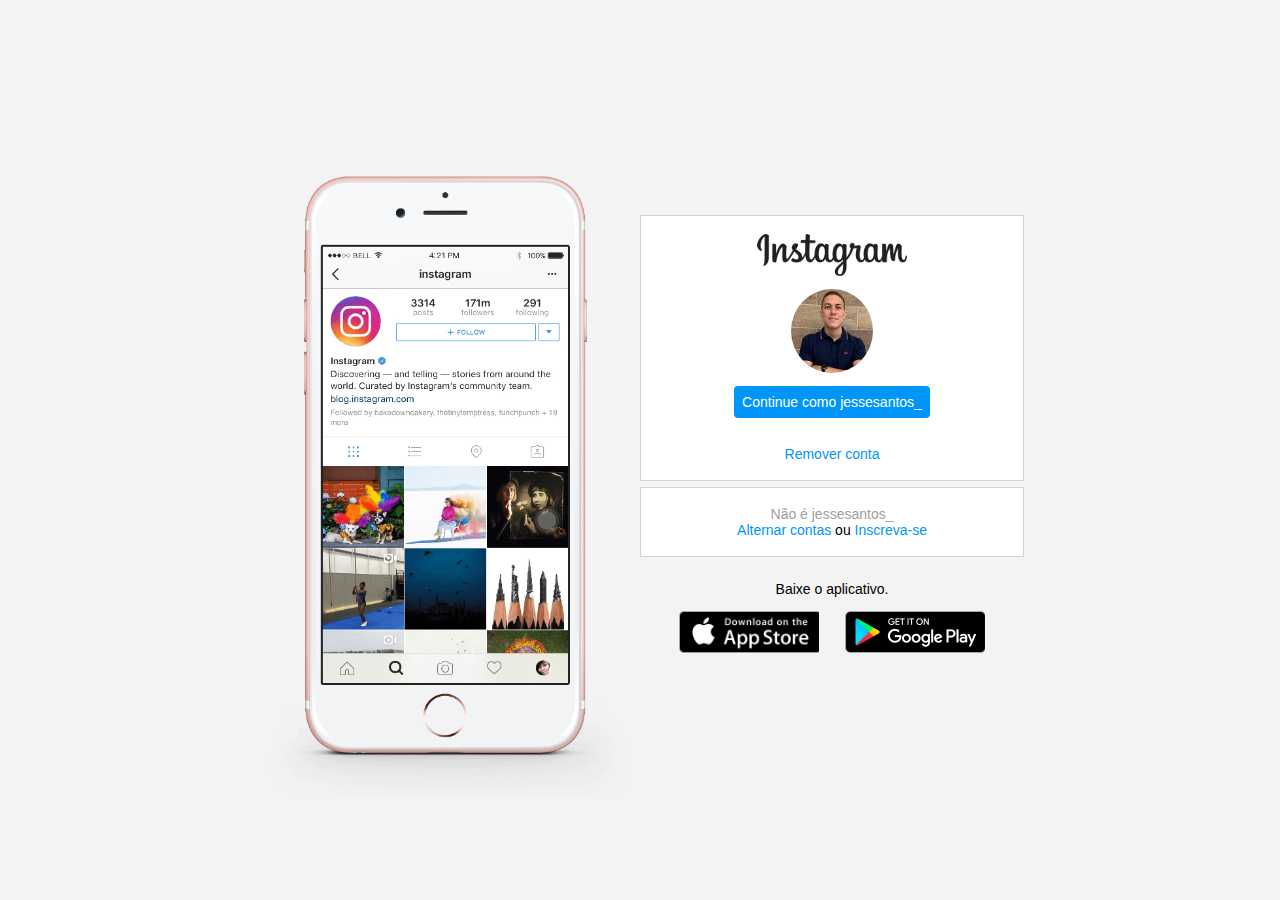
<file: project_instagram_home_page/index.html>
<!DOCTYPE html>
<html lang="en">
<head>
    <meta charset="UTF-8">
    <meta http-equiv="X-UA-Compatible" content="IE=edge">
    <meta name="viewport" content="width=device-width, initial-scale=1.0">
    <link rel="stylesheet" href="style.css">
    <title>Instagram</title>
</head>
<body>
    <div class="instagram-wrapper">

        <div class="instagram-phone">
            <img src="./img/instagram-celular.png" alt="Celular">
        </div>

        <div class="instagram-continue">
            <div class="group">
                <img src="./img/instagram-logo.png" class="instagram-logo" alt="Logo do Instagram">
                <div class="profile-photo">
                    <img src="./img/perfil-instagram.jpeg" alt="Foto do perfil">
                </div>
                <a href="#" class="instagram-login">Continue como jessesantos_</a>
                <a href="#" class="instagram-logout">Remover conta</a>
            </div>
            <div class="group">
                <p class="not-account">Não é jessesantos_</p>
                <p class="not-account-bt">
                    <span class="link-blue">Alternar contas</span>
                    ou
                    <span class="link-blue">Inscreva-se</span>
                </p>
            </div>
            <div class="get-the-app">
                <p class="get-app">Baixe o aplicativo.</p>
                <div class="download">
                    <a href="#" class="app-download"></a>
                    <a href="#" class="app-download"></a>
                </div>
            </div>
        </div>
    </div>
</body>
</html>
</file>
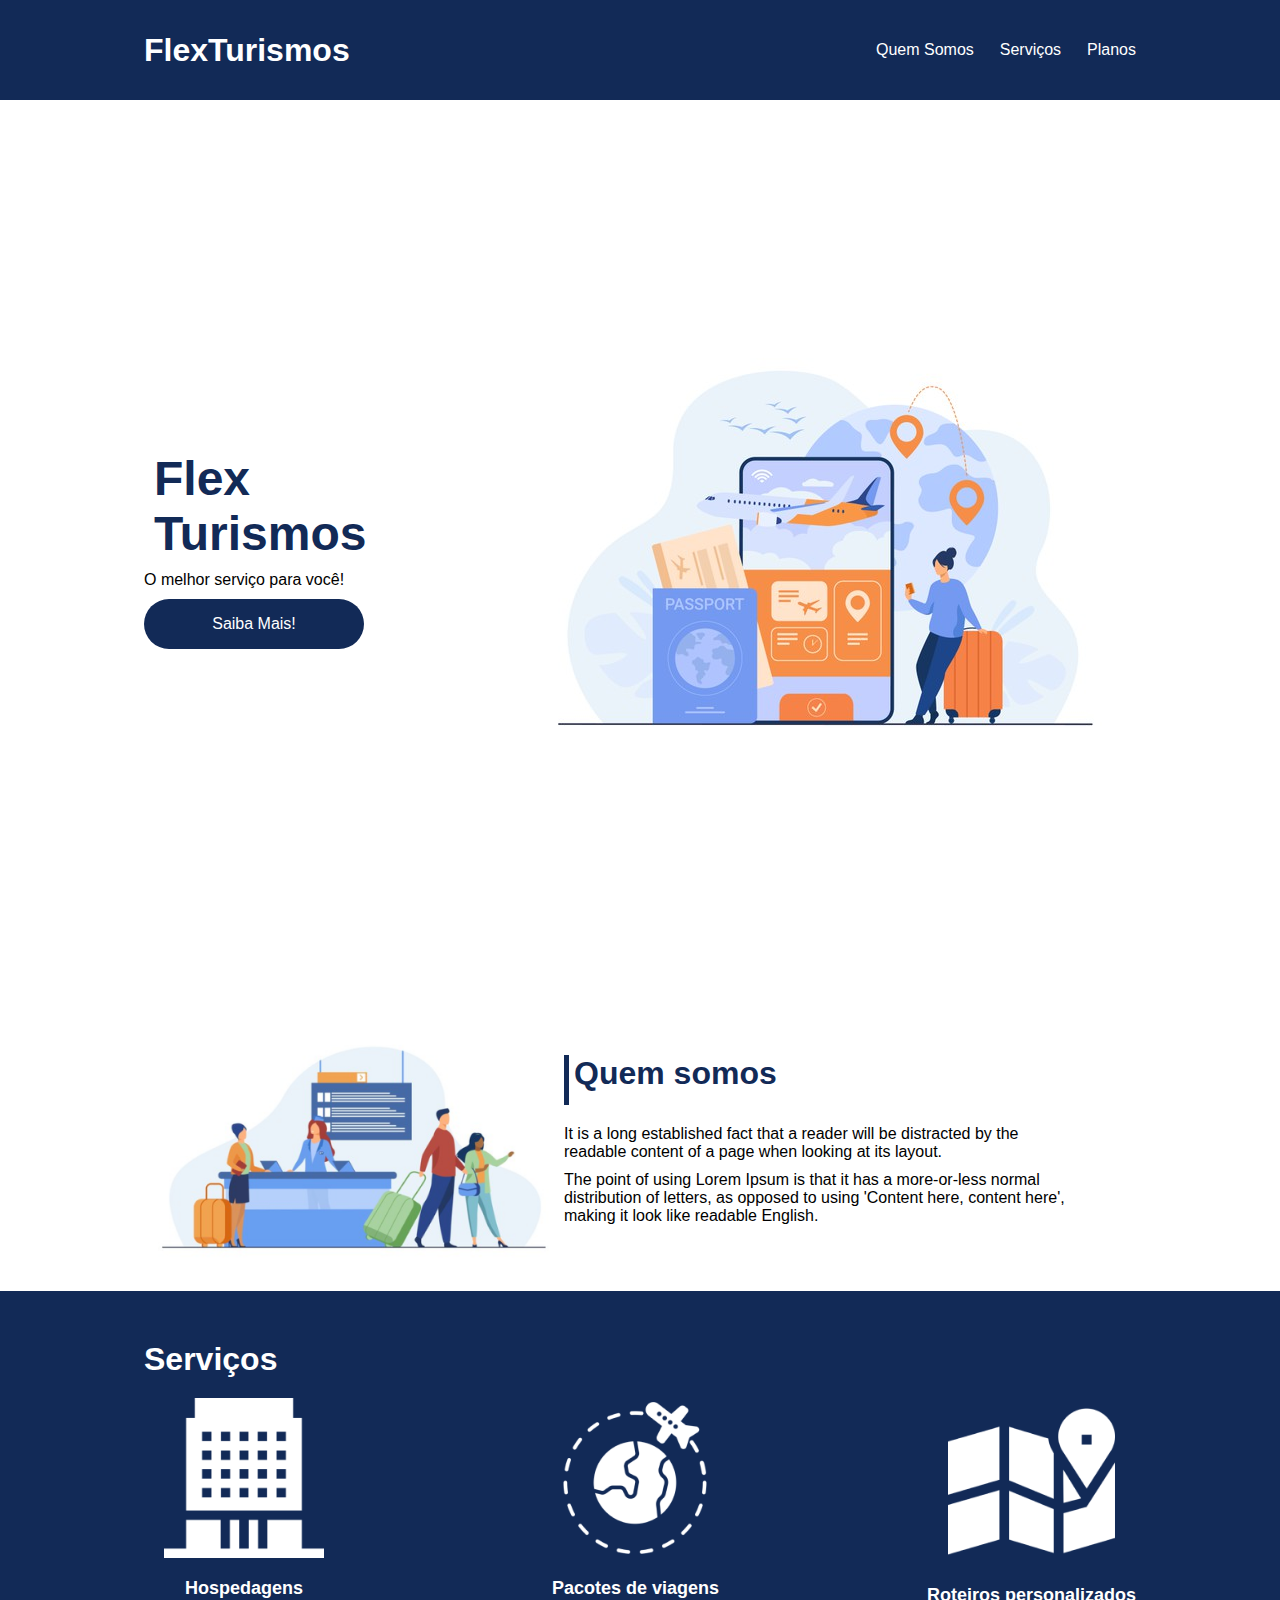
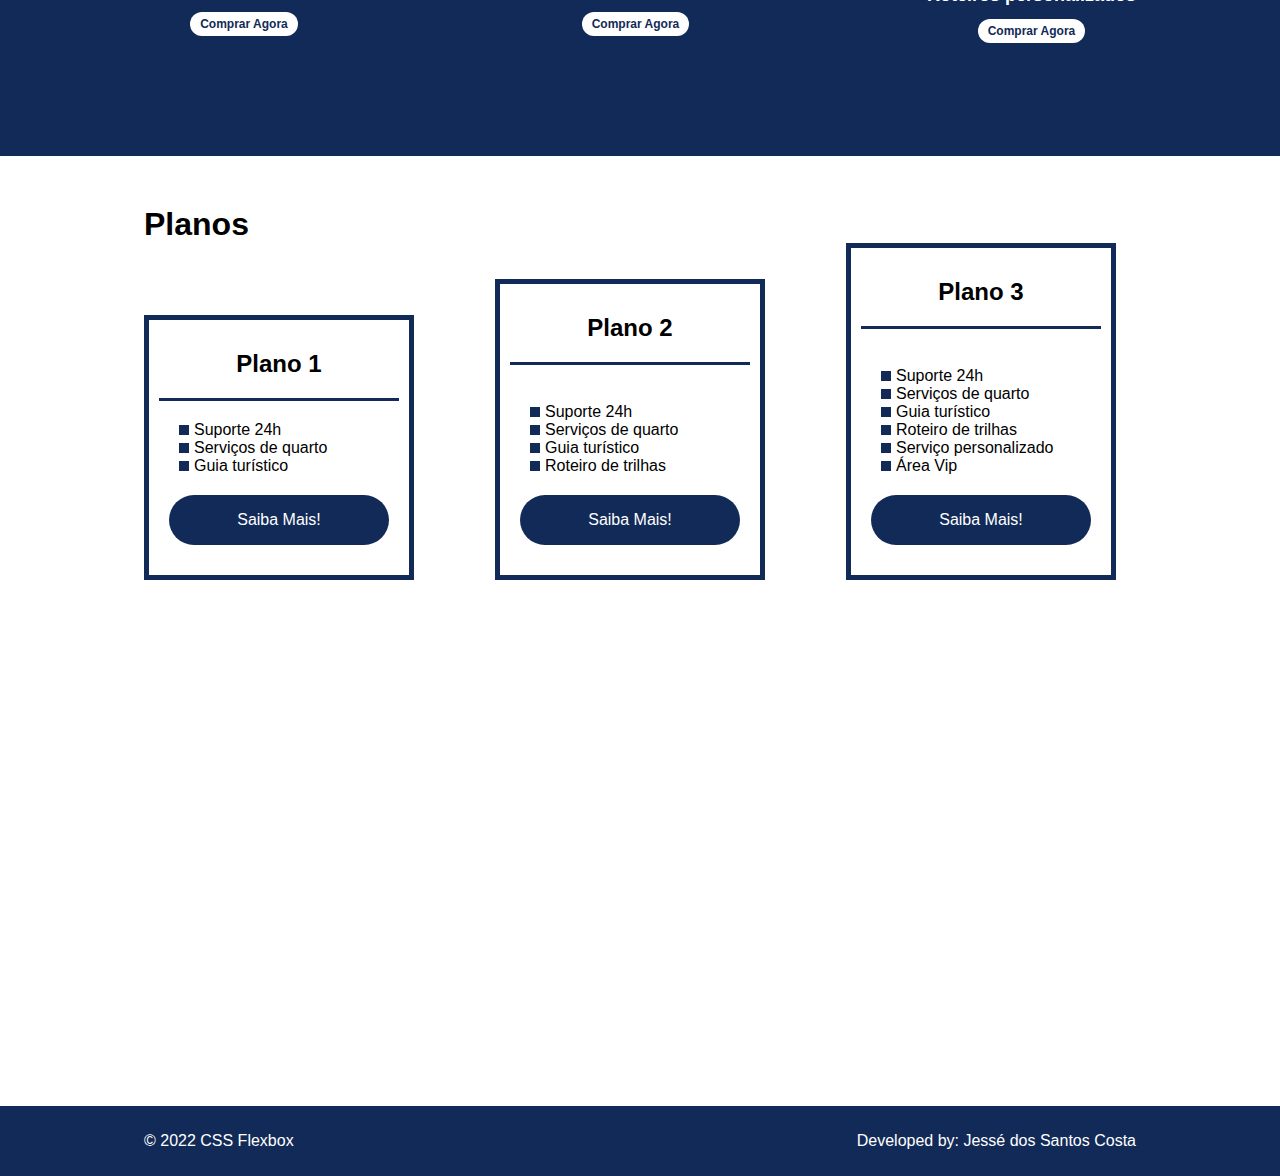
<file: project_flexbox_viajens/flex-projeto/index.html>
<!DOCTYPE html>
<html lang="pt-br">
<head>
    <meta charset="UTF-8">
    <meta name="viewport" content="width=device-width, initial-scale=1.0">
    <title>Flex Turismos</title>
    <link rel="stylesheet" href="./style.css">
</head>
<body>
    <header>
        <div class="flex-container menu">
            <div><h1>FlexTurismos</h1></div>
            <ul class="list-items">
                <li><a href="#quem-somos">Quem Somos</a></li>
                <li><a href="#servicos">Serviços</a></li>
                <li><a href="#planos">Planos</a></li>
            </ul>
        </div>
    </header>

    <div class="flex-container apresentacao">
        <div class="texto-apresentacao">
            <h1>Flex <br>Turismos</h1>
            <p>O melhor serviço para você!</p>
            <a href="" class="btn">Saiba Mais!</a>
        </div>

        <div>
            <div><img src="./images/0-main.png" alt="banner de apresentação"></div>
        </div>
    </div>

    <div class="flex-container" id="quem-somos"> 

        <div>
            <h2>Quem somos</h2>
            <p>It is a long established fact that a reader will be distracted by the readable content of a page when looking at its layout. </p>
            <p>The point of using Lorem Ipsum is that it has a more-or-less normal distribution of letters, as opposed to using 'Content here, content here', making it look like readable English.</p>
        </div>

        <div>
            <img src="./images/1-quem-somos.png" alt="balcão de atendimento">
        </div>

    </div>

    <div class="container-externo">
        <div class="flex-container" id="servicos">
            <div>
                <h2>Serviços</h2>
            </div>

            <div class="list-servicos">
                <div class="item-servicos">
                    <div><img src="./images/icon-2.png" alt="hospedagens"></div>
                    <p>Hospedagens</p>
                    <a href="#">Comprar Agora</a>
                </div>

                <div class="item-servicos">
                    <div><img src="./images/icon-1.png" alt="pacote de viagens"></div>
                    <p>Pacotes de viagens</p>
                    <a href="#">Comprar Agora</a>
                </div>

                <div class="item-servicos">
                    <div><img src="./images/icon-3.png" alt="roteiros personalizados"></div>
                    <p>Roteiros personalizados</p>
                    <a href="#">Comprar Agora</a>
                </div>

            </div>
        </div>
    </div>

    <div class="flex-container" id="planos">

        <div><h2>Planos</h2></div>

        <div class="list-planos">

            <div class="item-plano">
                <h3>Plano 1</h3>
                <ul>
                    <li>Suporte 24h</li>
                    <li>Serviços de quarto</li>
                    <li>Guia turístico</li>
                </ul>
                <a href="#" class="btn">Saiba Mais!</a>
            </div>
    
            <div class="item-plano">
                <h3>Plano 2</h3>
                <br>
                <ul>
                    <li>Suporte 24h</li>
                    <li>Serviços de quarto</li>
                    <li>Guia turístico</li>
                    <li>Roteiro de trilhas</li>
                </ul>
                <a href="#" class="btn">Saiba Mais!</a>
            </div>
    
            <div class="item-plano">
                <h3>Plano 3</h3>
                <br>
                <ul>
                    <li>Suporte 24h</li>
                    <li>Serviços de quarto</li>
                    <li>Guia turístico</li>
                    <li>Roteiro de trilhas</li>
                    <li>Serviço personalizado</li>
                    <li>Área Vip</li>
                </ul>
                <a href="#" class="btn">Saiba Mais!</a>
            </div>
    
        </div>

    </div>

    <footer>
        <div class="flex-container footer">
            <p>&copy; 2022 CSS Flexbox </p>
            <p>Developed by: Jessé dos Santos Costa</p>
        </div>
    </footer>
</body>
</html>
</file>
<file: project_instagram_home_page/style.css>
*{
    padding: 0;
    margin: 0;
    box-sizing: border-box;
    text-decoration: none;
    font-family: sans-serif;
    font-size: 14px;
}
body{
    width: 100%;
    min-height: 100vh;
    background-color: rgb(243, 243, 243);
    margin: 0;
    padding: 0;
    display: flex;
    justify-content: center;
}

.instagram-wrapper{
    display: flex;
    align-items: center;
    justify-content: start;
    width: 60%;
    height: 100vh;
}

.instagram-phone{
    display: flex;
    align-items: center;
    justify-content: center;
    width: 50%;
}

.instagram-phone img{
    height: 50rem;
}

.instagram-continue{
    display: flex;
    align-items: center; /** horizontal **/
    justify-content: space-around; /** vertical **/
    flex-direction: column;
    width: 50%;
    min-height: 34rem;
}

.group{
    display: flex;
    justify-content: space-between;
    align-items: center;
    flex-direction: column;
    background-color: #ffffff;
    width: 100%;
    padding: 1.3rem 0;
    border: 1px solid lightgray;
}

.group:nth-child(1){
    min-height: 19rem;
}
.instagram-logo{
    height: 3rem;
}

.profile-photo{
    display: flex;
    justify-content: center;
    align-items: center;
    border-radius: 50%;
    overflow: hidden;
}

.profile-photo img{
    height: 6rem;
}

.instagram-login{
    background-color: #0095f6;
    color: #ffffff;
    padding: 8px;
    border-radius: 4px;
}

.instagram-logout {
    color: #0095f6;
    margin-top: 1rem;
}

.not-account{
    color: rgb(160, 160, 160);
}

.link-blue{
    color: #0095f6;
}

.get-the-app{
    display: flex;
    flex-direction: column;
    align-items: center;
    justify-content: center;
    width: 100%;
    padding: 1.3rem 0;
}

.download{
    display: flex;
    width: 100%;
    justify-content: space-evenly;
    align-items: center;
    padding: 1rem;
}

.app-download{
    height: 3rem;
    width: 10rem;
    background-size: cover;
}

.app-download:nth-child(1){
    background-image: url(./img/apple-button.png);
}

.app-download:nth-child(2){
    background-image: url(./img/googleplay-button.png);
}

/* media queries */

@media (max-width: 1024px){
    .instagram-wrapper{
        width: 90%;
    }
}

@media (max-width: 650px) {
    body{
        background-color: black;
    }

    .instagram-wrapper{
        width: 90%;
    }

    .instagram-phone{
        display: none;
    }

    .instagram-continue{
        width: 100%;
    }
    .group{
        border: 1px solid transparent;
    }
    .get-app{
        color: #ffffff;
    }
}
</file>
<file: project_flexbox_viajens/flex-projeto/style.css>
*{
    margin: 0;
    padding: 0;
    font-family: 'Open Sans', sans-serif;
}

ul{
    list-style: none;
    margin: 0;
    padding: 0;
}
ul li a{
    text-decoration: none;
}

div img{
    display: block;
    width: 100%;
}

.flex-container{
    display: flex;
    max-width: 992px;
    margin: auto;
    width: 100%;
    min-width: 320px;

}

header{
    background-color: #122A57;
    height: 100px;
    display: flex;
    align-items: center;
    color: #fff;
}

header .list-items{
    display: flex;
    max-width: 260px;
    width: 100%;
    justify-content: space-between;
    align-items: center;
}

.list-items li a{
    color: #fff;
}

header .menu{
    justify-content: space-between;
}

.apresentacao{
    height: 100vh;
    align-items: center;
    justify-content: space-between;
}

.apresentacao .texto-apresentacao{
    min-height: 200px;

}

.texto-apresentacao h1{
    color: #122A57;
    font-size: 48px;
    margin: 10px;
}

.btn{
    background-color: #122A57;
    color: white;
    text-align: center;
    border-radius: 30px;
    width: 220px;
    display: block;
    text-decoration: none;
    height: 50px;
    line-height: 50px;
    margin-top: 10px;
    margin-bottom: 10px;
}
#quem-somos{
    flex-direction: row-reverse;
    align-items: center;
    justify-content: space-between;
}

#quem-somos h2{
    font-size: 32px;
    color: #122A57;
    display: flex;
    margin-bottom: 20px;
}

#quem-somos h2::before{
    content: "";
    height: 50px;
    width: 5px;
    margin-right: 5px;
    background-color: #122A57;
    position: relative;
}

#quem-somos p{
    margin-bottom: 10px;
    width: 90%;
}

#quem-somos img{
    min-width: 420px;
}

.container-externo{
    background-color: #122A57;
    width: 100%;
}

#servicos {
    flex-direction: column;
    padding-top: 50px;
    padding-bottom: 100px;
}

#servicos h2{
    color: #fff;
    font-size: 32px;
    margin-bottom: 20px;
}

.list-servicos{
    display: flex;
    justify-content: space-between;
}

.list-servicos .item-servicos{
    text-align: center;
}

.item-servicos a{
    width: 220px;
    background-color: #fff;
    border-radius: 30px;
    height: 50px;
    text-align: center;
    margin-top: 20px;
    line-height: 50px;
    padding: 5px 10px;
    color: #122A57;
    font-size: 12px;
    text-decoration: none;
    font-weight: 700;
}

.item-servicos p{
    font-weight: 700;
    font-size: 18px;
    color: #fff;
    margin-top: 20px;
}

.item-servicos img{
    width: 80%;
    margin: auto;
}

#planos{
    flex-direction: column;
    min-height: 100vh;
    padding-top: 50px;
}

#planos h2{
    font-size: 32px;
}

.list-planos{
    display: flex;
    align-items: flex-end;
    justify-content: space-between;
}

.item-plano{
    flex: 1;
    border: 5px solid #122A57;
    margin-right: 20px;
    padding: 10px;
    max-width: 240px;

}

.item-plano .btn{
    margin: auto;
    margin-bottom: 20px;
}

.item-plano h3{
    font-size: 24px;
    display: flex;
    flex-direction: column;
    text-align: center;
    margin-top: 20px;
}

.item-plano h3::after{
    content: "";
    background-color: #122A57;
    width: 100%;
    height: 3px;
    margin-top: 20px;
    margin-bottom: 10px;
}

.item-plano ul{
    padding: 10px 20px;
    display: flex;
    flex-direction: column;
    margin-bottom: 10px;
}

.item-plano ul li{
    display: flex;
    flex-wrap: nowrap;
    align-items: center;
}

.item-plano ul li::before{
    content: "";
    width: 10px;
    height: 10px;
    background-color: #122A57;
    margin-right: 5px;
}

footer{
    background-color: #122A57;
    height: 70px;
    display: flex;
    align-items: center;
}
footer .footer{
    justify-content: space-between;
    color: #fff;
}

/* mobile */
@media(max-width: 992px){
    .flex-container{
        flex-direction: column;
    }

    .apresentacao{
        flex-direction: column-reverse;
    }

    .apresentacao .texto-apresentacao{
        width: 100%;
    }

    #quem-somos{
        flex-direction: column-reverse;
    }

    #que-somos img{
        min-width: 320px;
        margin: auto;
    }

    .list-servicos{
        flex-direction: column;
    }

    .item-servicos img{
        width: 50%;
        margin: auto;
    }

    .list-planos{
        flex-direction: column;
        align-items: flex-start;
        margin-bottom: 20px;
    }

    .list-planos .item-plano{
        max-width: 90%;
        margin: auto;
        width: 100%;
        margin-bottom: 20px;
    }
}
</file>
